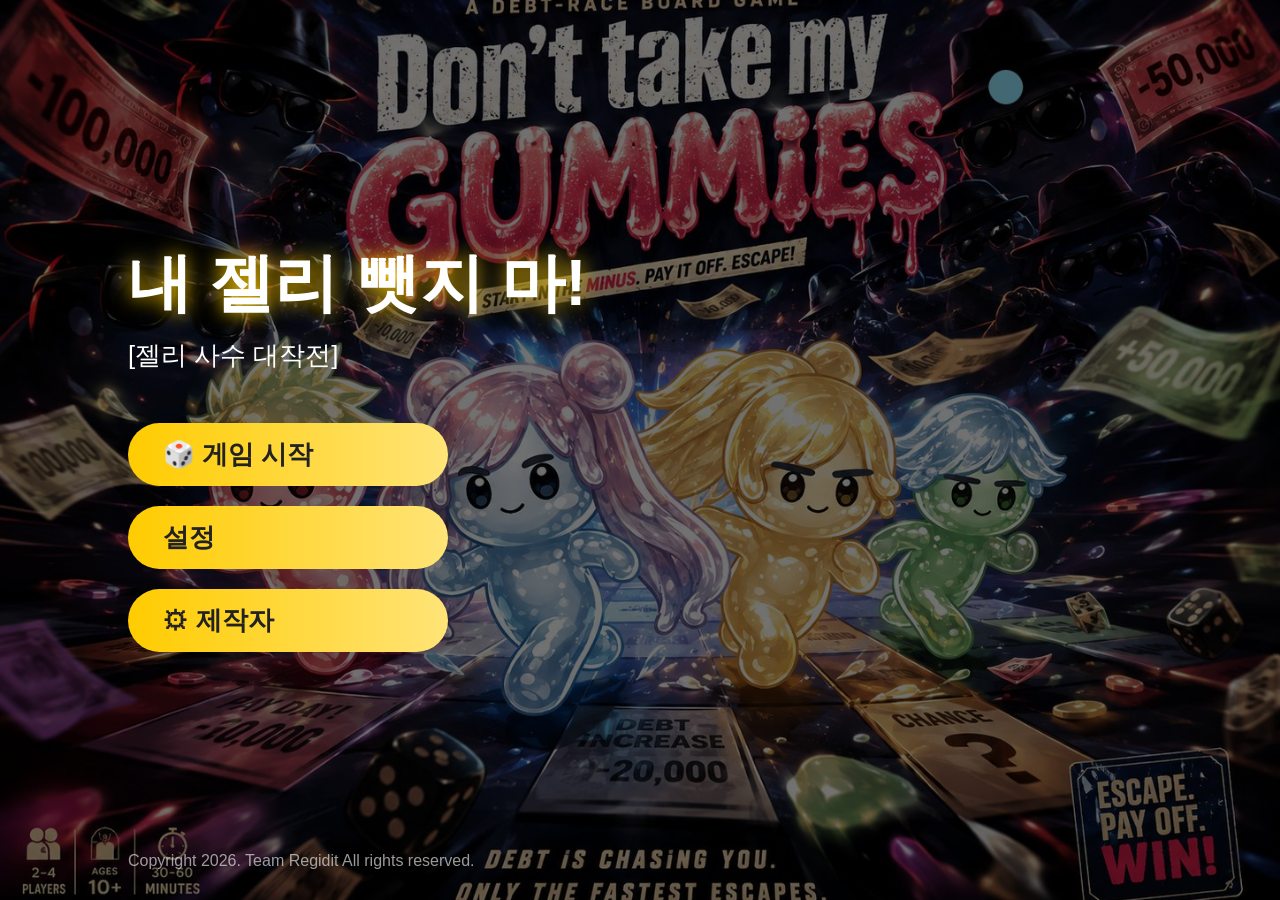
<file: index.html>
<!DOCTYPE html>
<html lang="ko">

<head>

<meta charset="UTF-8">

<meta name="viewport"
content="width=device-width, initial-scale=1.0, maximum-scale=1.0">

<meta name="mobile-web-app-capable" content="yes">
<meta name="apple-mobile-web-app-capable" content="yes">

<link rel="icon" href="public/icon.png">
<script src="js/lang.js"></script>

<script>
applyLanguage();
</script>

<link rel="manifest" href="manifest.json">

<title>Don't Take My Gummies!</title>


<link rel="stylesheet" href="css/menu.css">

</head>


<body>


<div class="container">


<div class="content">


<h1 data-lang="title">
Don't Take My Gummies!
</h1>


<p class="subtitle" data-lang="subtitle">
[Operation: Save the Gummies]
</p>



<div class="menu">


<a href="game.html"
data-lang="start">

🎲 Game Start

</a>



<a href="settings.html"
data-lang="settings">

🔧 Settings

</a>



<a href="https://github.com/ulsidae/dont-take-my-gummies"
target="_blank"
data-lang="developer">

⚙ Developer

</a>


</div>


</div>



<footer>
Copyright 2026. Team Regidit All rights reserved.
</footer>


</div>



<script src="js/menu.js"></script>

</body>

</html>
</file>
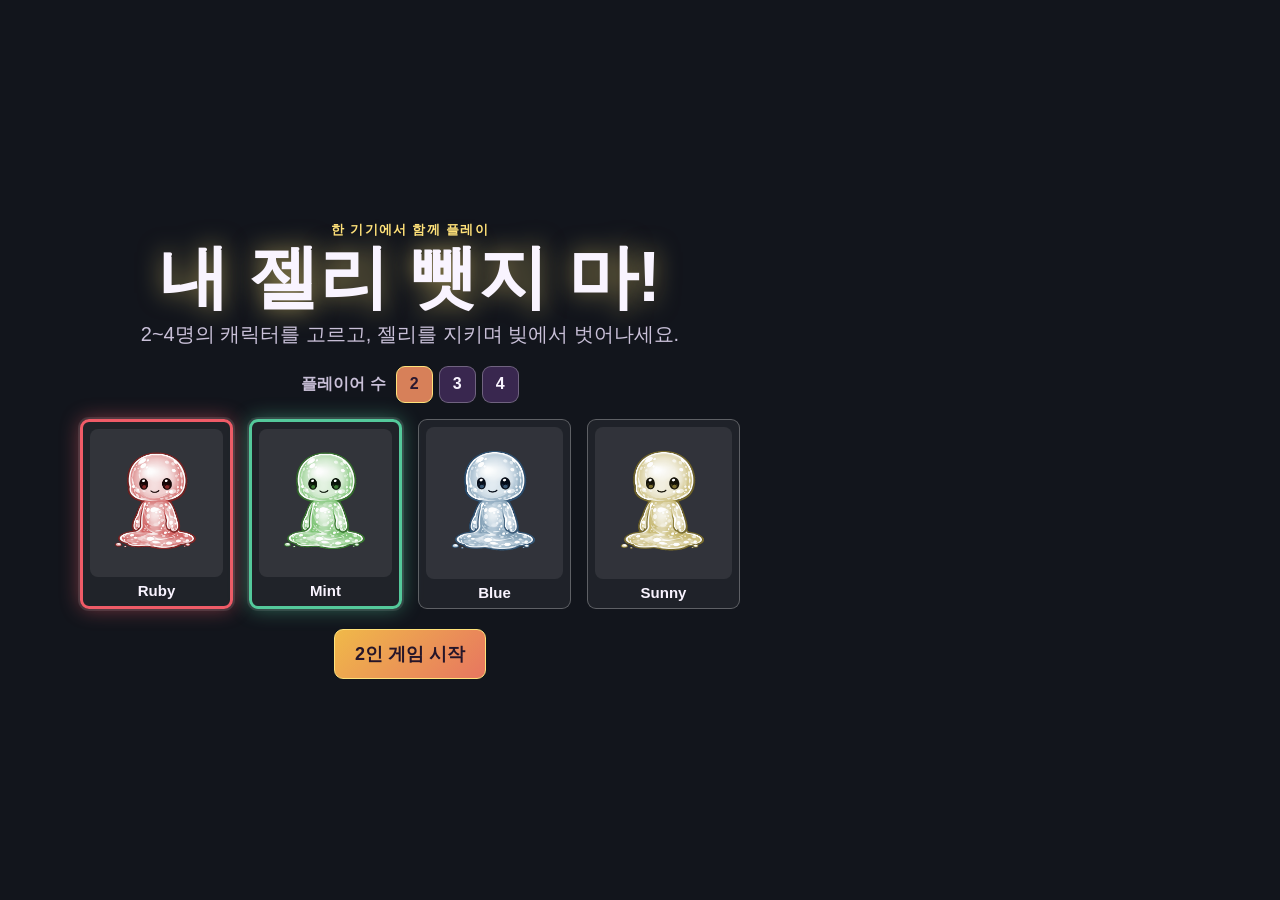
<file: game.html>
<!doctype html>
<html lang="en">
<head>
  <link rel="icon" href="public/icon.png">
  <meta charset="UTF-8">
  <meta name="viewport" content="width=device-width, initial-scale=1.0, viewport-fit=cover">
  <meta name="theme-color" content="#191327">
  <title>Don't Take My Gummies! — Game</title>
  <link rel="stylesheet" href="css/game.css">
</head>
<body class="arcade-page">
  <main id="game-root" aria-live="polite"></main>
  <script type="module" src="js/game.mjs"></script>
</body>
</html>
</file>
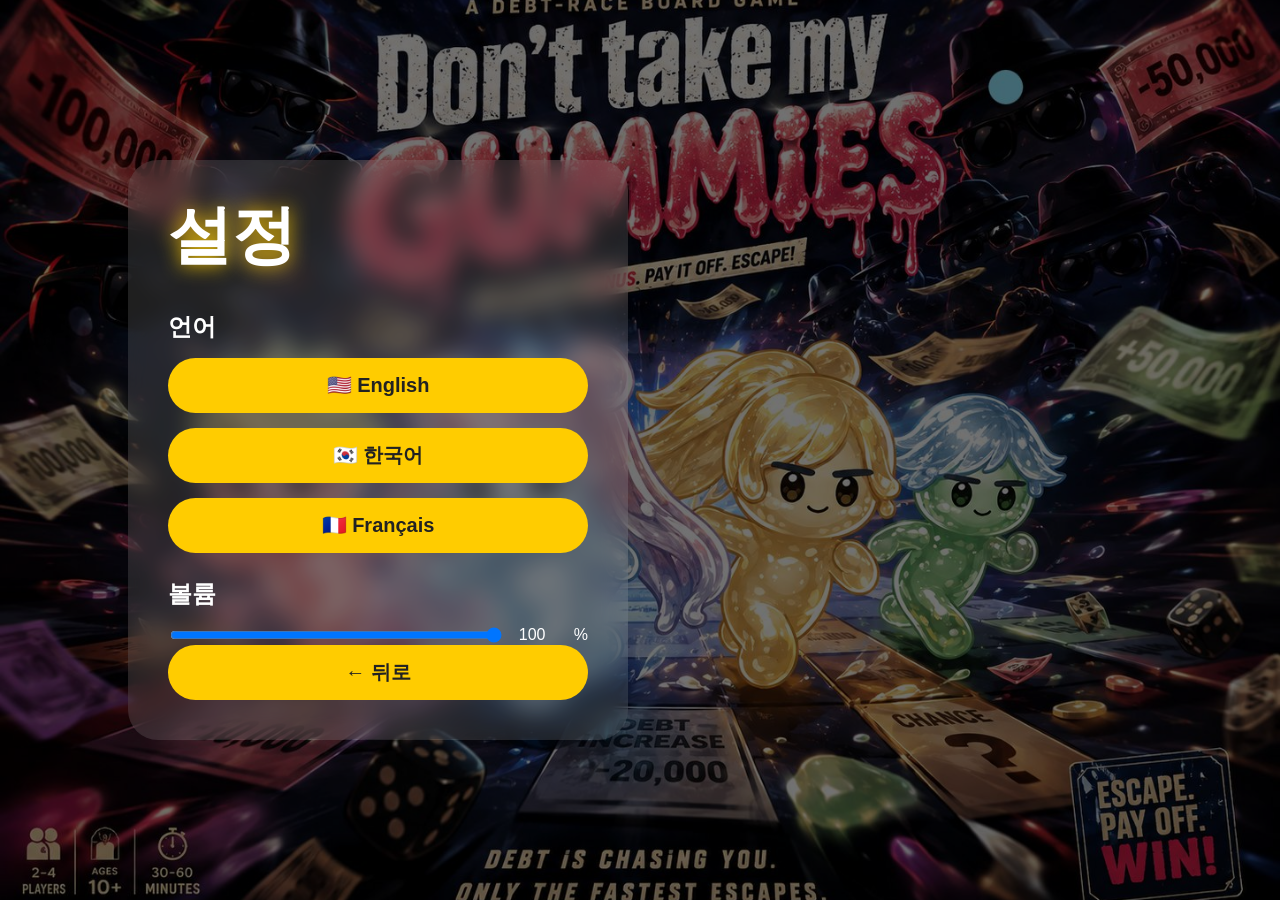
<file: settings.html>
<!DOCTYPE html>
<html lang="en">

<head>

<meta charset="UTF-8">

<meta name="viewport"
content="width=device-width, initial-scale=1.0">


<title data-lang="settings">
Settings
</title>

<link rel="icon" href="public/icon.png">

<script src="js/lang.js"></script>

<!--
<script> //         Easter egg:
applyLanguage(); //  Congratulations!
</script> //          you found a piece of code that survived the deadline chaos.
//                    -Felyxorin.
-->

<link rel="stylesheet" href="css/menu.css">

</head>


<body>


<div class="container">


<div class="settings-panel">


<h1 data-lang="settings">
Settings
</h1>



<section>

<h2 data-lang="language">
Language
</h2>


<div class="language-list">


<button onclick="changeLanguage('en')">
🇺🇸 English
</button>


<button onclick="changeLanguage('ko')">
🇰🇷 한국어
</button>


<button onclick="changeLanguage('fr')">
🇫🇷 Français
</button>


</div>

</section>




<section>

<h2 data-lang="volume">
Volume
</h2>


<div class="volume-box">


<input
type="range"
id="volume"
min="0"
max="100"
value="100">


<span id="volumeValue">
100
</span>%


</div>

</section>



<a href="index.html"
class="settings-button"
data-lang="back">
<button type="button" name="button">← Back</button>
</a>


</div>


</div>

<script>
document.addEventListener("DOMContentLoaded", () => {
    applyLanguage();
});
</script>

<script src="js/settings.js"></script>


</body>

</html>
</file>
<file: css/menu.css>
*{
    box-sizing:border-box;
}


html,
body{

    width:100%;
    height:100%;

    margin:0;

    overflow:hidden;

}



body{

    font-family:
    Arial,
    "Noto Sans KR",
    sans-serif;


    background-image:
    url("../public/background.jpg");


    background-size:
    cover;


    background-position:
    center;


    background-repeat:
    no-repeat;

}





.container{


    width:100%;

    height:100%;


    min-height:100dvh;



    display:flex;


    flex-direction:column;


    justify-content:center;


    align-items:flex-start;



    padding-left:
    clamp(
        30px,
        10vw,
        180px
    );



    background:
    rgba(0,0,0,.55);



    color:white;


}





.content{


    width:

    min(
        90vw,
        700px
    );


}





h1{


    margin:0;


    font-size:

    clamp(
        32px,
        5vw,
        72px
    );



    line-height:1.1;


    white-space:nowrap;



    text-shadow:

    0 0 20px #ffcc00;


}





.subtitle{


    margin-top:20px;


    margin-bottom:50px;



    font-size:

    clamp(
        16px,
        2vw,
        28px
    );


}





.menu{


    display:flex;


    flex-direction:column;


    align-items:flex-start;


    gap:20px;


}




.menu a{


    width:

    clamp(
        260px,
        25vw,
        380px
    );



    height:

    clamp(
        55px,
        7vh,
        80px
    );



    display:flex;


    align-items:center;


    justify-content:flex-start;



    padding-left:35px;



    border-radius:50px;



    background:

    linear-gradient(
        90deg,
        #ffcc00,
        #ffe477
    );



    color:#222;


    text-decoration:none;



    font-size:

    clamp(
        18px,
        2vw,
        28px
    );



    font-weight:bold;



    transition:.2s;


}





.menu a:hover{


    transform:
    translateX(15px);


}





footer{


    position:absolute;


    left:

    clamp(
        30px,
        10vw,
        180px
    );


    bottom:

    30px;



    opacity:.6;


}





/* 세로 모바일 */

@media(max-aspect-ratio:3/4){


.container{


    padding-left:25px;


}



h1{


    white-space:normal;


    max-width:90vw;


}



.menu a{


    width:280px;


}


}





/* 가로 모바일 */

@media(max-height:500px){


.container{


    justify-content:flex-start;


    padding-top:40px;


}



h1{


    font-size:35px;


}



.subtitle{


    margin-bottom:20px;


}



.menu{


    gap:10px;


}



.menu a{


    height:50px;


}


}


/* ======================
   Settings UI
====================== */


.settings-panel{


    width:
    min(90vw,500px);



    padding:40px;



    border-radius:30px;



    background:

    rgba(255,255,255,.12);



    backdrop-filter:
    blur(12px);



    color:white;



}




.settings-panel h1{


    margin-bottom:40px;


}




.settings-panel h2{


    margin-top:25px;


    margin-bottom:15px;


}




.language-list{


    display:flex;


    flex-direction:column;


    gap:15px;


}




.settings-panel button,
.settings-button{


    width:100%;


    height:55px;



    border:none;


    border-radius:30px;



    background:#ffcc00;



    color:#222;



    font-size:20px;



    font-weight:bold;



    cursor:pointer;



    text-decoration:none;



    display:flex;


    align-items:center;


    justify-content:center;


}



.settings-panel button:hover,
.settings-button:hover{


    transform:
    scale(1.05);


}




.volume-box{


    display:flex;


    align-items:center;


    gap:15px;


}



.volume-box input{


    flex:1;


}


#volumeValue{


    width:40px;


}
</file>
<file: css/game.css>
:root {
  --player-red: #ef5b67;
  --player-green: #54c99b;
  --player-blue: #5b9ff0;
  --player-yellow: #f4c542;
  --arcade-bg: #12151c;
  --arcade-surface: #202633;
  --arcade-surface-strong: #171c27;
  --arcade-accent: #ffe27a;
  --ink: #f9f4ff;
  --muted: #c9c0d8;
  --panel: #202633;
  --line: rgba(255, 255, 255, 0.18);
  --shadow: 0 18px 48px rgba(6, 2, 15, 0.45);
}

* { box-sizing: border-box; }

html, body, #game-root { min-height: 100%; margin: 0; }

body.arcade-page {
  color: var(--ink);
  font-family: Arial, "Noto Sans KR", sans-serif;
  background: var(--arcade-bg);
}

button, select { font: inherit; }
button { cursor: pointer; }
button:disabled { cursor: not-allowed; opacity: 0.48; }

.game-shell, .setup-screen {
  min-height: 100dvh;
  display: grid;
  place-items: center;
  padding: clamp(10px, 2vw, 28px);
}

.board {
  width: min(64vw, 84dvh, 940px);
  aspect-ratio: 1;
  display: grid;
  grid-template: repeat(7, minmax(0, 1fr)) / repeat(7, minmax(0, 1fr));
  gap: clamp(2px, 0.45vw, 6px);
  padding: clamp(4px, 0.8vw, 10px);
  border: 1px solid rgba(255, 255, 255, 0.32);
  border-radius: clamp(16px, 3vw, 34px);
  background: var(--arcade-surface-strong);
  box-shadow: var(--shadow);
}

.tile {
  position: relative;
  min-width: 0;
  min-height: 0;
  display: grid;
  align-content: start;
  gap: 2px;
  overflow: hidden;
  padding: clamp(3px, 0.7vw, 9px);
  border: 1px solid var(--line);
  border-radius: clamp(7px, 1.2vw, 13px);
  background: #2c3445;
  color: var(--ink);
}

.tile--territory { background: #34315a; }
.tile--job { background: #24495c; }
.tile--event { background: #573451; }
.tile--corner { align-content: center; justify-items: center; text-align: center; border-color: rgba(255, 220, 123, 0.65); background: #694a33; }
.tile--blackjack, .tile--dice-game { background: #56354d; }

.tile__symbol { color: #ffe27a; font-size: clamp(12px, 1.7vw, 23px); line-height: 1; }
.tile__label { overflow: hidden; font-size: clamp(7px, 1.05vw, 13px); font-weight: 700; line-height: 1.08; text-overflow: ellipsis; }
.tile__owner { width: max-content; max-width: 100%; overflow: hidden; padding: 1px 4px; border-left: 3px solid var(--owner-color); border-radius: 3px; color: #f8efff; font-size: clamp(6px, 0.8vw, 10px); font-weight: 700; text-overflow: ellipsis; white-space: nowrap; }
.tile__markers { position: absolute; right: 3px; bottom: 3px; display: flex; flex-wrap: wrap; justify-content: end; gap: 2px; max-width: 75%; }

.player-marker {
  width: clamp(16px, 2.1vw, 28px);
  aspect-ratio: 1;
  display: inline-grid;
  place-items: center;
  overflow: hidden;
  border: 2px solid var(--player-color);
  border-radius: 50%;
  background: var(--player-color);
  color: #1c1426;
  font-size: 10px;
  font-weight: 800;
  box-shadow: 0 2px 7px rgba(0, 0, 0, 0.42);
}
.player-marker__avatar { width: 100%; height: 100%; object-fit: cover; }

.board-center {
  grid-area: 2 / 2 / 7 / 7;
  min-width: 0;
  display: flex;
  flex-direction: column;
  gap: clamp(5px, 0.8vw, 10px);
  overflow: auto;
  padding: clamp(8px, 1.6vw, 20px);
  border: 1px solid var(--line);
  border-radius: clamp(12px, 2vw, 24px);
  background: var(--panel);
}

.board-center__eyebrow, .setup-screen__eyebrow, .result-overlay__eyebrow { margin: 0; color: #ffe27a; font-size: clamp(9px, 1.2vw, 13px); font-weight: 800; letter-spacing: 0.1em; text-transform: uppercase; }

.arcade-hud { pointer-events: none; }
.arcade-hud__slot {
  position: fixed;
  z-index: 4;
  width: min(250px, 18vw);
  min-width: 142px;
  display: flex;
  align-items: center;
  gap: clamp(5px, 0.7vw, 9px);
  padding: clamp(5px, 0.8vw, 10px);
  border: 2px solid var(--player-color);
  border-radius: 10px;
  background: var(--arcade-surface);
  box-shadow: 0 7px 0 rgba(0, 0, 0, 0.28);
}
.arcade-hud__slot--top-left { top: clamp(10px, 2vw, 28px); left: clamp(10px, 2vw, 28px); }
.arcade-hud__slot--bottom-right { right: clamp(10px, 2vw, 28px); bottom: clamp(10px, 2vw, 28px); }
.arcade-hud__slot--top-right { top: clamp(10px, 2vw, 28px); right: clamp(10px, 2vw, 28px); }
.arcade-hud__slot--bottom-left { bottom: clamp(10px, 2vw, 28px); left: clamp(10px, 2vw, 28px); }
.arcade-hud__slot--active { border-color: var(--arcade-accent); box-shadow: 0 0 0 3px var(--player-color), 0 7px 0 rgba(0, 0, 0, 0.28); }
.arcade-hud__details { min-width: 0; display: grid; gap: 2px; }
.arcade-hud__name, .arcade-hud__stats { overflow: hidden; text-overflow: ellipsis; white-space: nowrap; }
.arcade-hud__name { color: var(--ink); font-size: clamp(11px, 1.25vw, 15px); }
.arcade-hud__stats { color: var(--muted); font-size: clamp(8px, 0.9vw, 11px); font-weight: 700; }
.arcade-hud__jail { width: max-content; padding: 1px 4px; border-radius: 3px; background: #9d4555; color: #fff2f2; font-size: clamp(8px, 0.8vw, 10px); font-weight: 800; text-transform: uppercase; }

.dice { display: flex; align-items: center; gap: 6px; }
.die { width: clamp(25px, 3vw, 37px); aspect-ratio: 1; display: grid; place-items: center; border-radius: 8px; background: #f8f4ff; color: #291a3b; font-size: clamp(14px, 2vw, 23px); font-weight: 900; box-shadow: 0 3px 0 #a994c8; }
.dice__total { margin-left: 3px; color: var(--muted); font-size: clamp(10px, 1.2vw, 14px); font-weight: 700; }

.action-panel { padding: clamp(7px, 1vw, 12px); border: 1px solid rgba(255, 226, 122, 0.32); border-radius: 10px; background: rgba(255, 255, 255, 0.055); }
.action-panel__title { margin: 0; font-size: clamp(14px, 1.65vw, 20px); }
.action-panel__message { margin: 4px 0 8px; color: var(--muted); font-size: clamp(10px, 1.2vw, 14px); line-height: 1.3; }
.action-panel__controls { display: flex; flex-wrap: wrap; gap: 6px; align-items: center; }

.button, .count-button, .character-card { border: 1px solid rgba(255, 255, 255, 0.28); border-radius: 9px; color: var(--ink); background: #39274f; font-weight: 800; transition: transform 140ms ease, filter 140ms ease, border-color 140ms ease; }
.button { padding: 7px 10px; font-size: clamp(10px, 1.2vw, 14px); }
.button:not(:disabled):hover, .count-button:hover, .character-card:hover { transform: translateY(-1px); filter: brightness(1.13); }
.button--primary { border-color: #ffe27a; background: linear-gradient(135deg, #f0b949, #e77660); color: #251529; }
.button--quiet { background: #2e405f; }
.button--cup { min-width: 62px; background: #743e54; }
.destination-select { min-width: 120px; max-width: 100%; padding: 7px; border: 1px solid var(--line); border-radius: 8px; color: var(--ink); background: #21182f; }

.activity { margin-top: auto; }
.activity__title { margin: 0 0 3px; color: var(--muted); font-size: clamp(10px, 1.1vw, 13px); }
.activity__list { display: grid; gap: 2px; max-height: 78px; margin: 0; padding-left: 20px; overflow: auto; color: #ddd3e8; font-size: clamp(8px, 1vw, 11px); line-height: 1.23; }
.activity__empty { color: var(--muted); }

.result-overlay { position: fixed; inset: 0; z-index: 5; display: grid; place-content: center; gap: 9px; padding: 28px; text-align: center; background: rgba(13, 7, 24, 0.76); backdrop-filter: blur(5px); }
.result-overlay h1 { margin: 0; font-size: clamp(48px, 10vw, 116px); text-shadow: 0 4px 0 rgba(0, 0, 0, 0.22); }
.result-overlay p:not(.result-overlay__eyebrow) { max-width: 390px; margin: 0 auto; font-size: clamp(17px, 2.5vw, 26px); line-height: 1.35; }
.result-overlay--victory h1 { color: #ffe27a; }
.result-overlay--defeat h1 { color: #ff8a98; }

.setup-screen { width: min(100%, 820px); justify-items: center; align-content: center; text-align: center; }
.setup-screen__title { margin: 4px 0 8px; font-size: clamp(38px, 7vw, 70px); line-height: 0.98; text-shadow: 0 0 24px rgba(255, 226, 122, 0.55); }
.setup-screen__intro { max-width: 560px; margin: 0 0 18px; color: var(--muted); font-size: clamp(15px, 2vw, 20px); line-height: 1.4; }
.setup-count { display: flex; align-items: center; justify-content: center; gap: 10px; margin-bottom: 16px; }
.setup-count__label { color: var(--muted); font-weight: 700; }
.setup-count__buttons { display: flex; gap: 6px; }
.count-button { width: 37px; aspect-ratio: 1; }
.count-button--selected { border-color: #ffe27a; background: #d78059; color: #2a182f; }
.character-grid { width: min(100%, 660px); display: grid; grid-template-columns: repeat(4, minmax(0, 1fr)); gap: clamp(8px, 1.5vw, 16px); }
.character-card { min-width: 0; padding: 7px; background: rgba(255, 255, 255, 0.06); }
.character-card--selected { border: 3px solid var(--player-color); box-shadow: 0 0 0 2px rgba(255, 255, 255, 0.1), 0 0 20px color-mix(in srgb, var(--player-color) 48%, transparent); }
.character-card__avatar { width: 100%; aspect-ratio: 0.9; display: block; object-fit: contain; border-radius: 8px; background: rgba(255, 255, 255, 0.08); }
.character-card__name { display: block; overflow: hidden; margin-top: 5px; font-size: clamp(10px, 1.5vw, 15px); text-overflow: ellipsis; white-space: nowrap; }
.setup-screen__start { margin-top: 20px; padding: 12px 20px; font-size: clamp(14px, 1.8vw, 18px); }

@media (max-width: 600px) {
  .game-shell { align-content: center; padding: 68px 6px; }
  .board { width: min(96vw, calc(100dvh - 136px)); border-radius: 14px; }
  .board-center { gap: 5px; padding: 7px; }
  .player-marker { width: 17px; }
  .arcade-hud__slot { width: calc(50vw - 12px); min-width: 0; min-height: 54px; gap: 4px; padding: 4px; border-radius: 7px; }
  .arcade-hud__slot--top-left, .arcade-hud__slot--top-right { top: 6px; }
  .arcade-hud__slot--bottom-left, .arcade-hud__slot--bottom-right { bottom: 6px; }
  .arcade-hud__slot--top-left, .arcade-hud__slot--bottom-left { left: 6px; }
  .arcade-hud__slot--top-right, .arcade-hud__slot--bottom-right { right: 6px; }
  .arcade-hud__name { font-size: 10px; }
  .arcade-hud__stats, .arcade-hud__jail { font-size: 7px; }
  .tile__owner { display: block; padding: 1px 2px; border-left-width: 2px; font-size: 5px; }
  .activity__list { max-height: 44px; font-size: 7px; }
  .character-grid { grid-template-columns: repeat(2, minmax(0, 150px)); }
}

@media (max-height: 620px) and (orientation: landscape) {
  .board { width: min(72vw, calc(100dvh - 24px)); }
  .activity__list { max-height: 34px; }
  .action-panel__message { margin-block: 2px 5px; }
}
</file>
